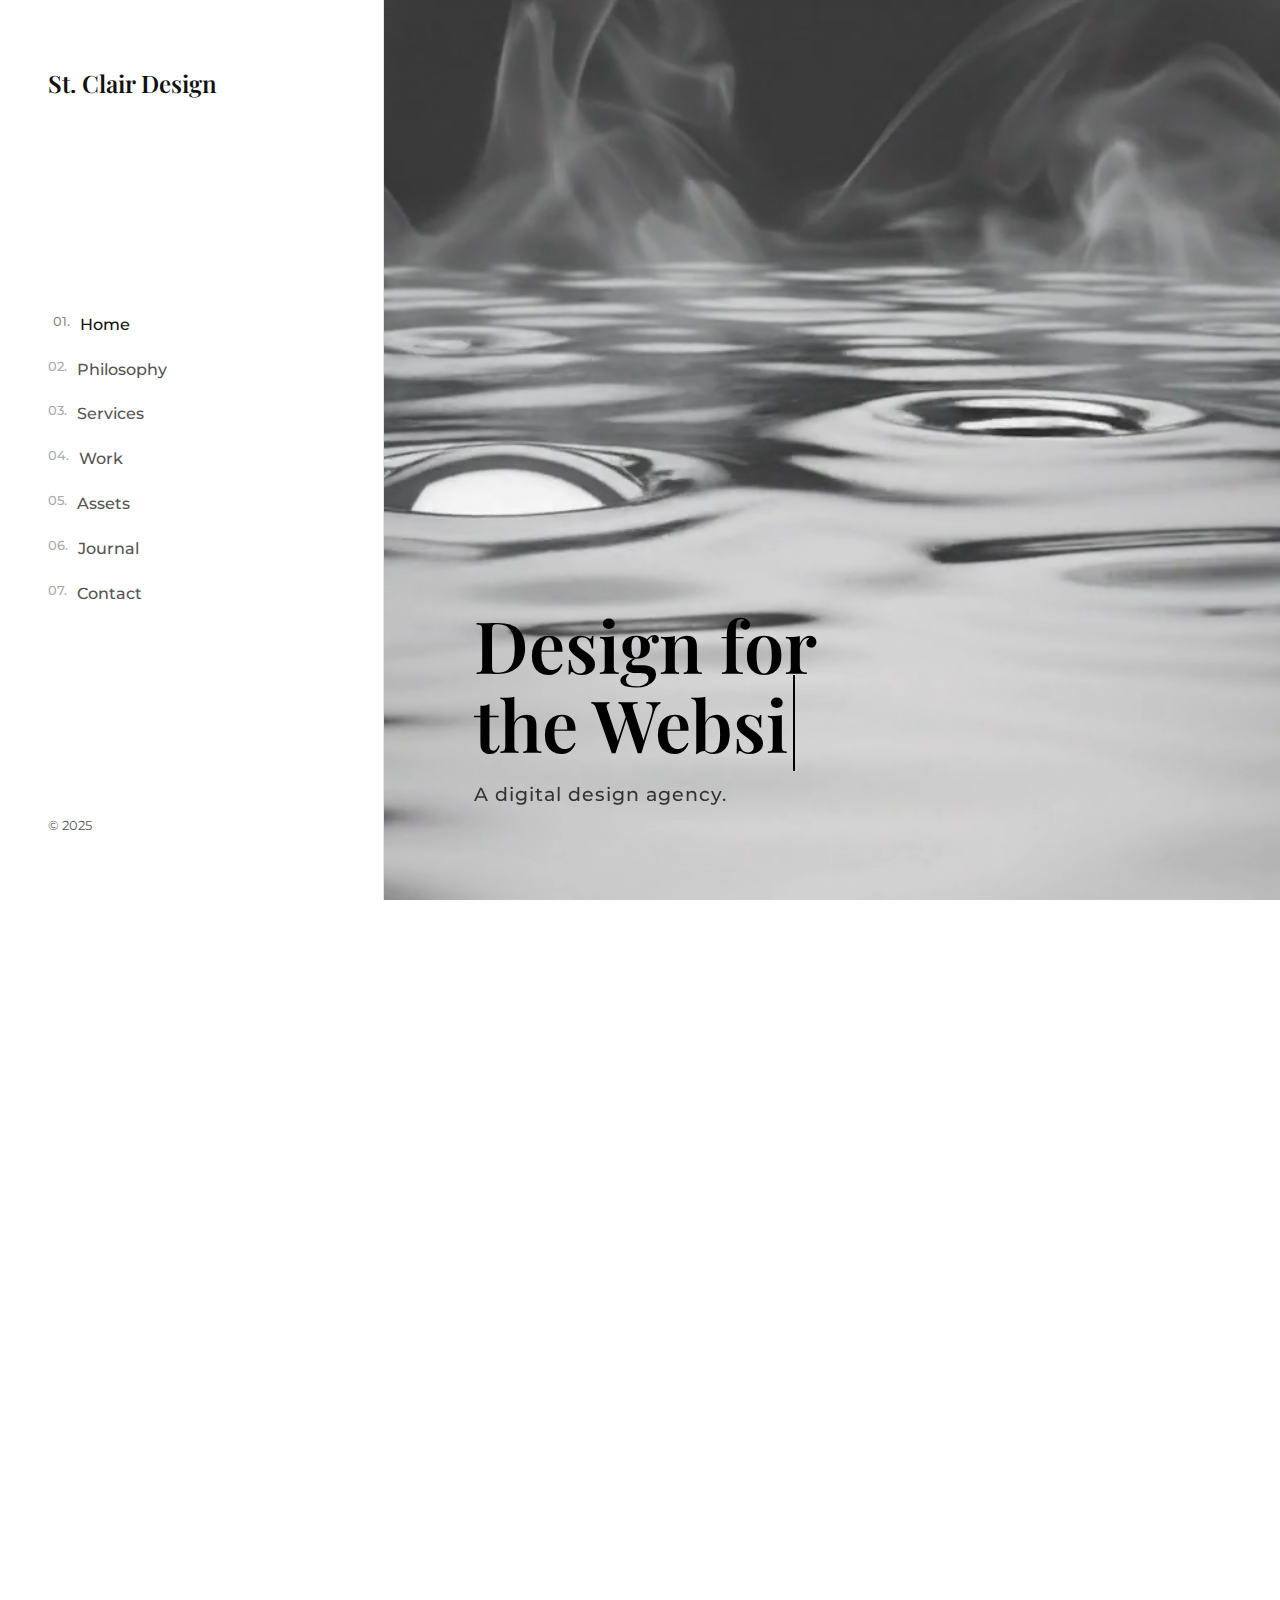
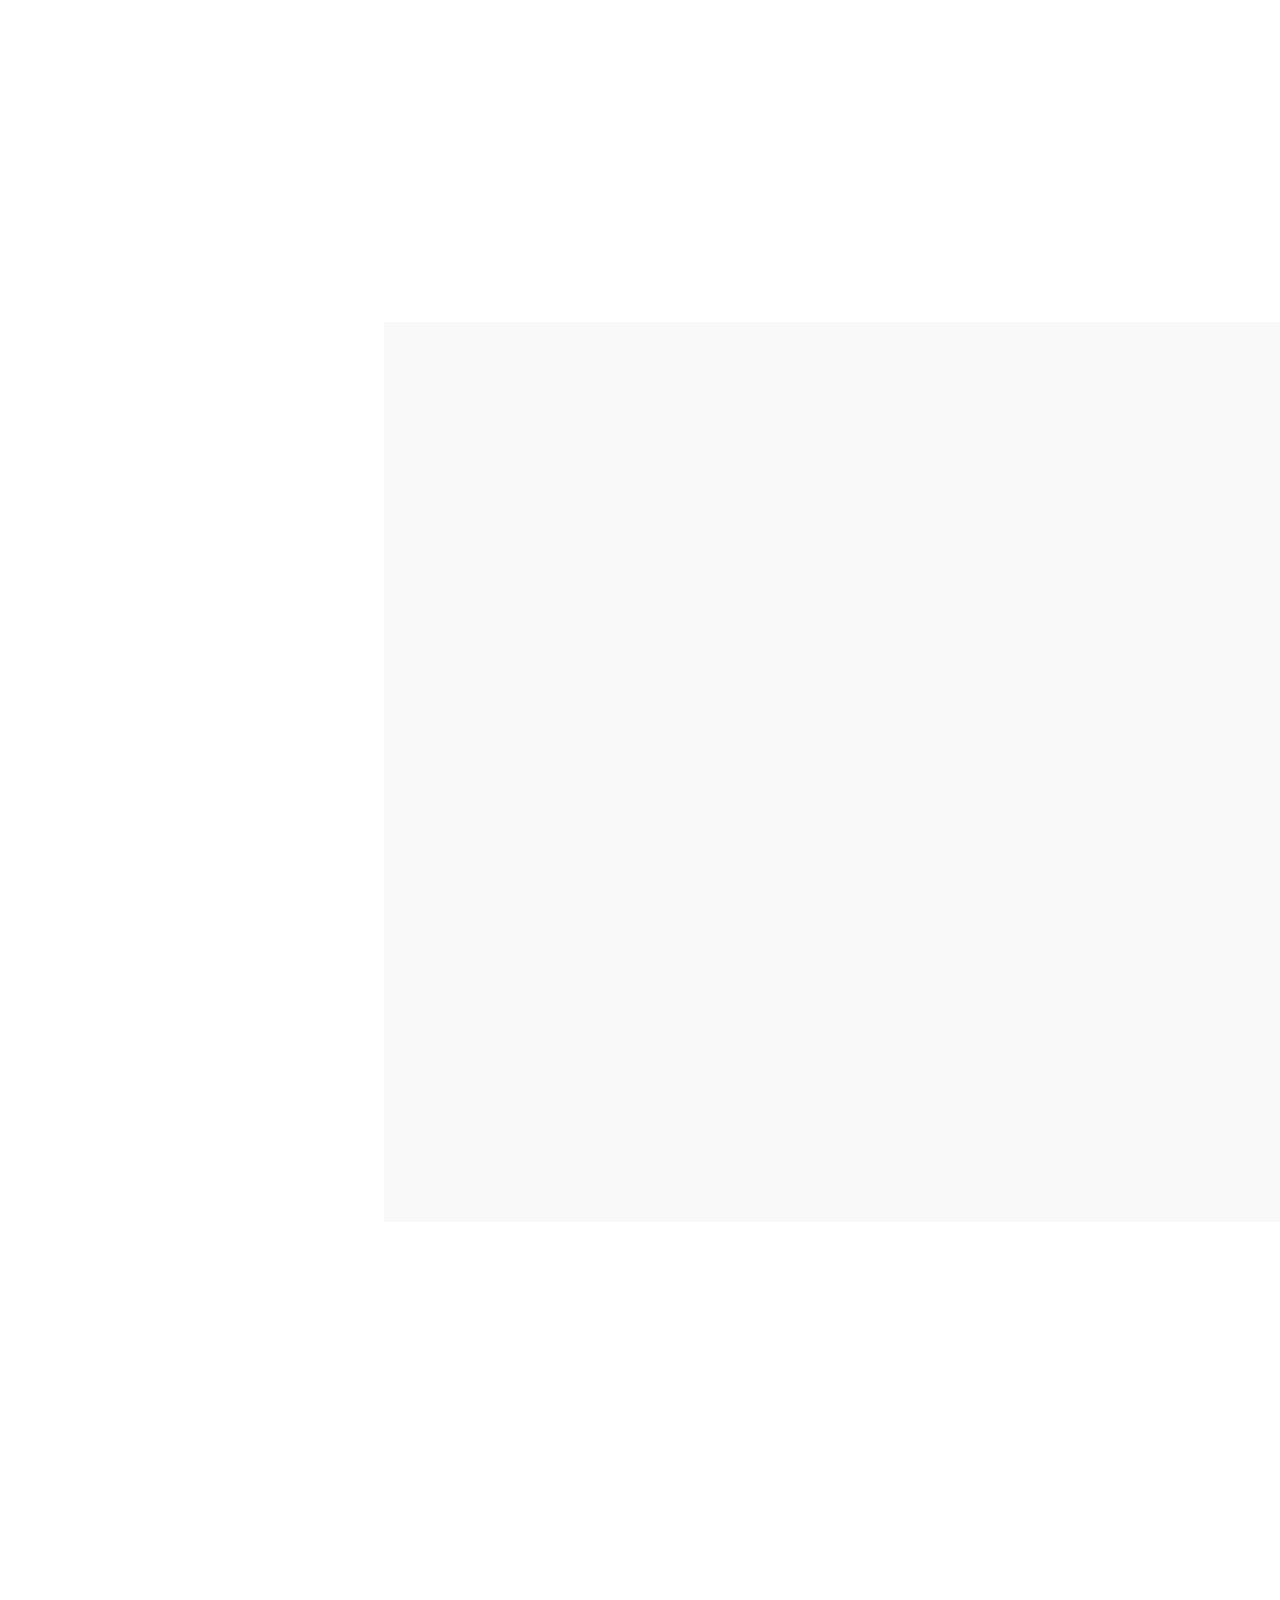
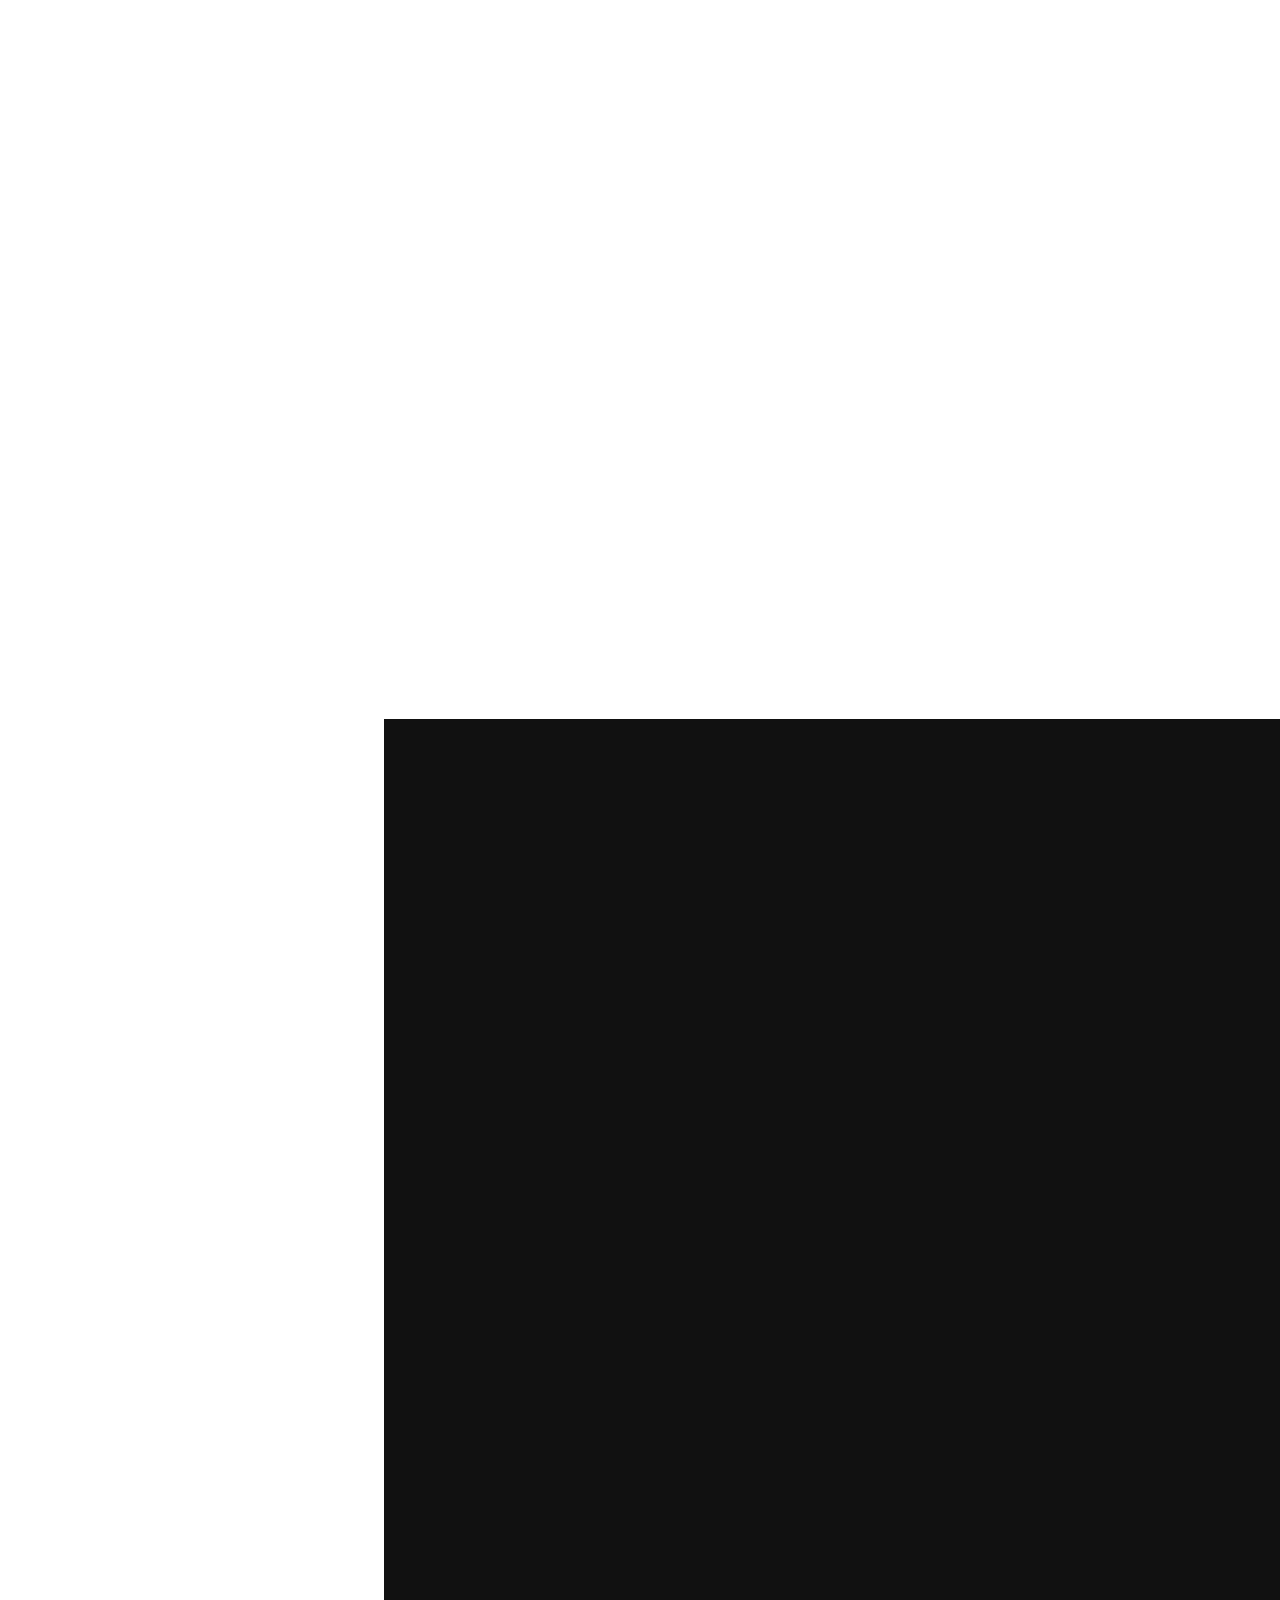
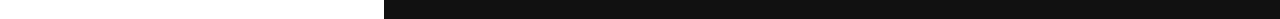
<file: index.html>
<!DOCTYPE html>
<html lang="en">
<head>
    <meta charset="UTF-8">
    <meta name="viewport" content="width=device-width, initial-scale=1.0">
    <title>St. Clair Design Co.</title>
    <link rel="stylesheet" href="css/styles.css">
    <link href="https://fonts.googleapis.com/css2?family=Playfair+Display:wght@400;600&family=Montserrat:wght@300;400;500;600&display=swap" rel="stylesheet">
</head>
<body class="split-layout">

    <aside class="left-pane">
        <div class="brand-area">
            <a href="#home" class="logo">St. Clair Design</a>
        </div>
        <nav class="side-nav">
            <ul>
                <li><a href="#home" class="nav-link active"><span class="num">01.</span> Home</a></li>
                <li><a href="#about" class="nav-link"><span class="num">02.</span> Philosophy</a></li>
                <li><a href="#services" class="nav-link"><span class="num">03.</span> Services</a></li>
                <li><a href="#portfolio" class="nav-link"><span class="num">04.</span> Work</a></li>
                <li><a href="shop.html" class="nav-link external"><span class="num">05.</span> Assets</a></li>
                <li><a href="blog.html" class="nav-link external"><span class="num">06.</span> Journal</a></li>
                <li><a href="#contact" class="nav-link"><span class="num">07.</span> Contact</a></li>
            </ul>
        </nav>
        <div class="sidebar-footer">
            <p>&copy; 2025</p>
        </div>
    </aside>

    <main class="right-pane">
        <section id="home" class="section hero-section">
            <div class="video-wrapper">
                <video autoplay muted loop playsinline poster="images/about-portrait.jpg">
                    <source src="videos/hero-video.mp4" type="video/mp4">
                </video>
                <div class="light-overlay"></div>
                <div class="hero-content fade-up">
                    <h1 class="hero-title">Design for <br> the <span class="typing-text"></span></h1>
                    <p class="hero-subtitle">A digital design agency.</p>
                </div>
            </div>
        </section>

        <section id="about" class="section padding-large bg-white">
            <div class="container fade-up">
                <span class="label">02. Philosophy</span>
                <h2 class="headline">Essentialism in digital form.</h2>
                <p class="body-text">We strip away the unnecessary to reveal the essential. St. Clair Design is built on the belief that clarity is the ultimate sophistication.</p>
                <div class="image-block fade-up">
                    <img src="images/about-portrait.jpg" alt="Studio Space">
                </div>
            </div>
        </section>

        <section id="services" class="section padding-large bg-offwhite">
            <div class="container">
                <span class="label fade-up">03. Capabilities</span>
                <div class="services-grid">
                    <div class="service-card fade-up">
                        <h3>UI/UX Architecture</h3>
                        <p>Systems designed for scalability and human interaction.</p>
                    </div>
                    <div class="service-card fade-up" style="transition-delay: 0.1s;">
                        <h3>Full-Stack Development</h3>
                        <p>Pixel-perfect implementation using modern frameworks.</p>
                    </div>
                    <div class="service-card fade-up" style="transition-delay: 0.2s;">
                        <h3>Brand Strategy</h3>
                        <p>Defining the visual language of future-forward companies.</p>
                    </div>
                </div>
            </div>
        </section>

        <section id="portfolio" class="section padding-large bg-white">
            <div class="container">
                <span class="label fade-up">04. Selected Work</span>
                <div class="portfolio-grid">
                    <a href="https://onxygrey.netlify.app/" target="_blank" class="project-item fade-up">
                        <div class="img-holder">
                            <img src="images/project-1.jpg" alt="ONYX GREY">
                            <div class="hover-state"><span>View Project</span></div>
                        </div>
                        <div class="project-meta">
                            <h3>ONYX GREY</h3>
                            <span>Web Design</span>
                        </div>
                    </a>
                    </div>
            </div>
        </section>

        <section id="contact" class="section padding-large bg-black text-white">
            <div class="container fade-up">
                <span class="label text-grey">07. Contact</span>
                <h2 class="headline text-white">Start the conversation.</h2>
                <form class="minimal-form">
                    <input type="text" placeholder="NAME" required>
                    <input type="email" placeholder="EMAIL" required>
                    <textarea rows="4" placeholder="PROJECT DETAILS" required></textarea>
                    <button type="submit" class="btn-outline white-border">Send Inquiry</button>
                </form>
                <footer class="site-footer" style="margin-top: 4rem; border: none;">
                    <p>&copy; 2025 St. Clair Design.</p>
                </footer>
            </div>
        </section>
    </main>

    <script src="js/main.js"></script>
</body>
</html>
</file>
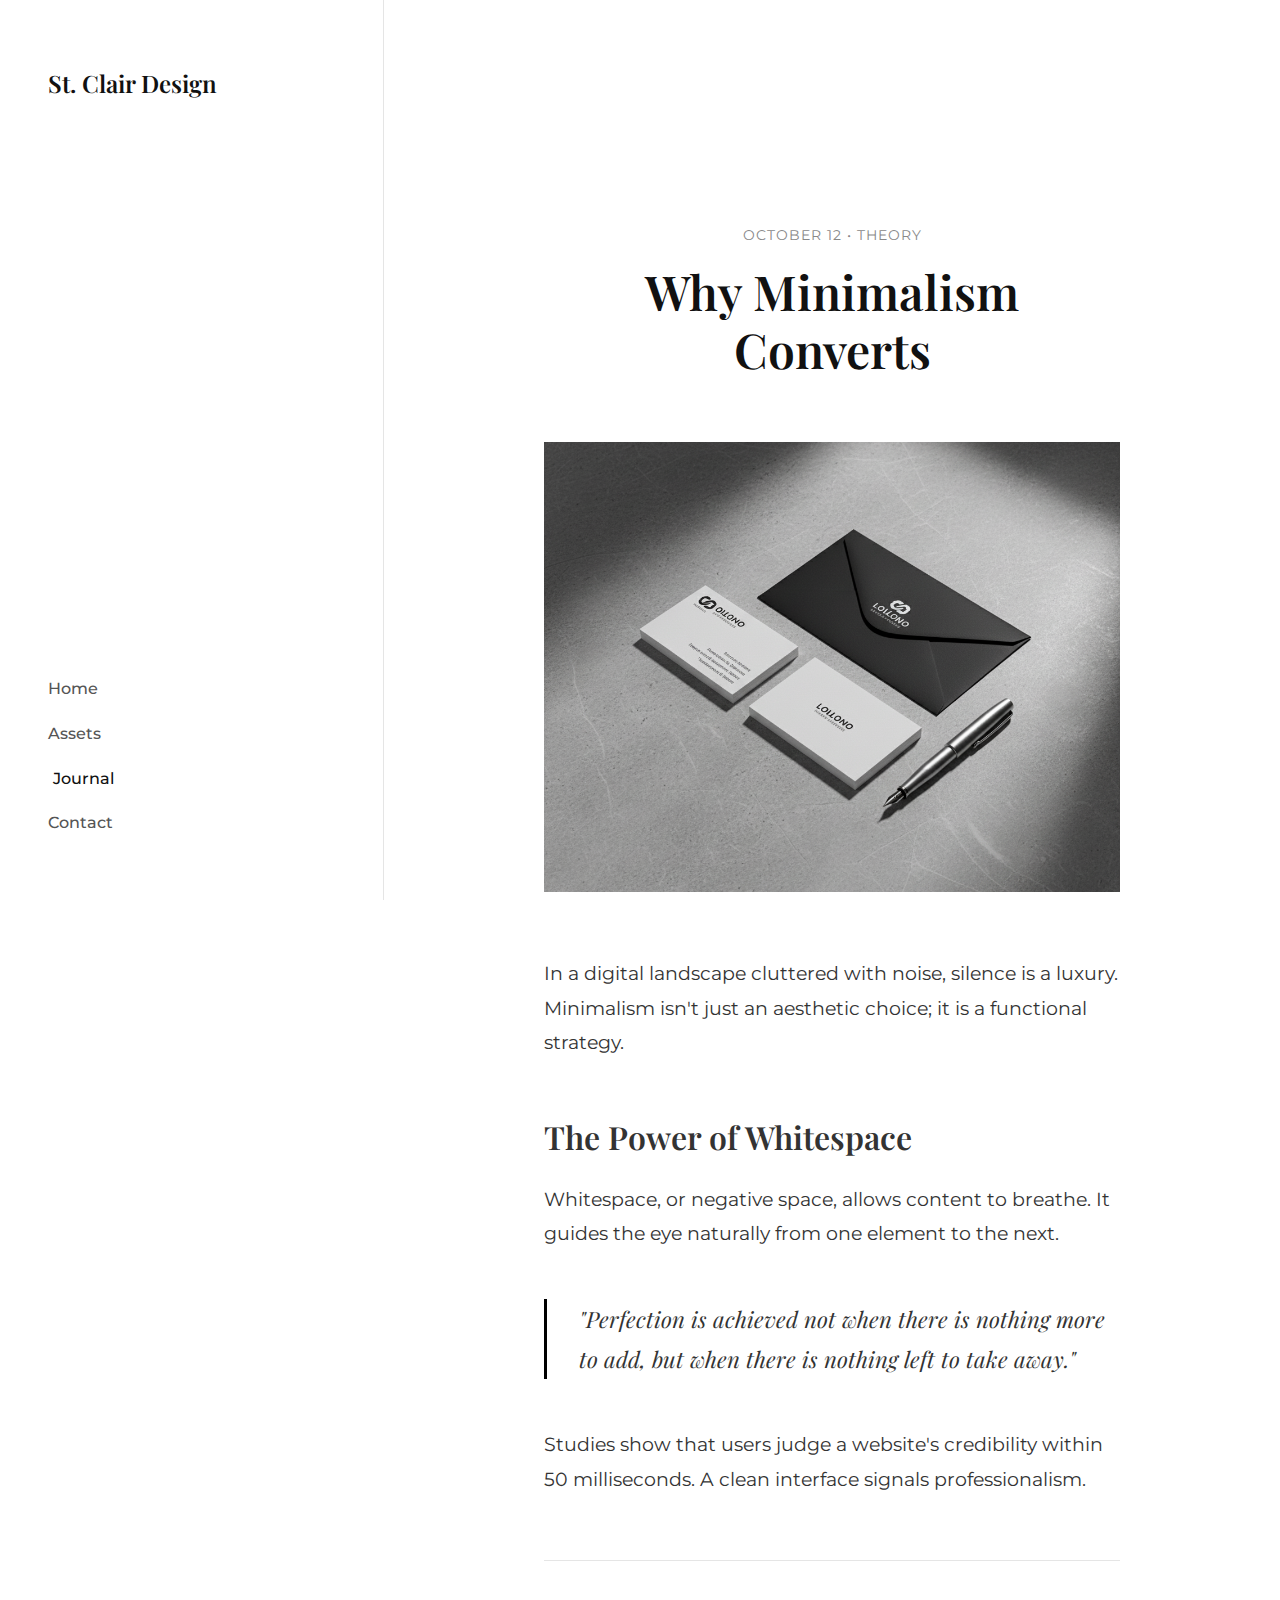
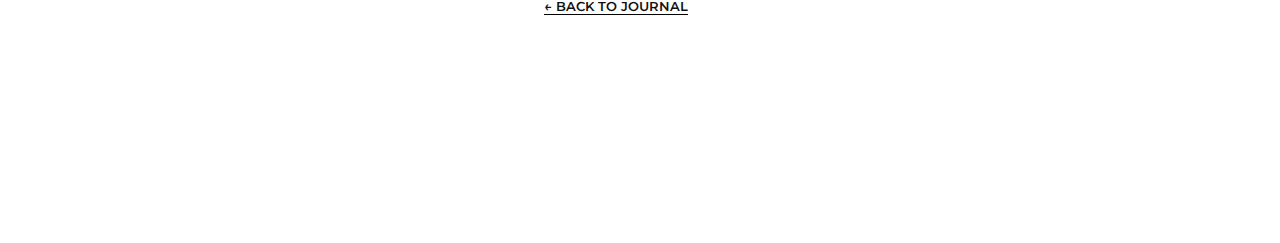
<file: blog-post-1.html>
<!DOCTYPE html>
<html lang="en">
<head>
    <meta charset="UTF-8">
    <meta name="viewport" content="width=device-width, initial-scale=1.0">
    <title>Why Minimalism Converts - St. Clair</title>
    <link rel="stylesheet" href="css/styles.css">
    <link href="https://fonts.googleapis.com/css2?family=Playfair+Display:wght@400;600&family=Montserrat:wght@300;400;500;600&display=swap" rel="stylesheet">
</head>
<body class="split-layout">

    <aside class="left-pane">
        <div class="brand-area"><a href="index.html" class="logo">St. Clair Design</a></div>
        <nav class="side-nav">
            <ul>
                <li><a href="index.html" class="nav-link">Home</a></li>
                <li><a href="shop.html" class="nav-link">Assets</a></li>
                <li><a href="blog.html" class="nav-link active">Journal</a></li>
                <li><a href="index.html#contact" class="nav-link">Contact</a></li>
            </ul>
        </nav>
    </aside>

    <main class="right-pane padding-large">
        <article class="article-container fade-up" style="max-width: 800px; margin: 0 auto;">
            
            <header class="article-header" style="text-align: center; margin-bottom: 4rem;">
                <span class="article-meta" style="display:block; margin-bottom:1rem; color:#888; text-transform:uppercase; letter-spacing:1px; font-size:0.9rem;">October 12 • Theory</span>
                <h1 class="headline" style="margin-top: 1rem;">Why Minimalism Converts</h1>
            </header>

            <img src="images/blog-1.jpg" alt="Architecture" class="article-hero" style="width:100%; height:450px; object-fit:cover; margin-bottom:4rem;">

            <div class="article-body">
                <p>In a digital landscape cluttered with noise, silence is a luxury. Minimalism isn't just an aesthetic choice; it is a functional strategy.</p>
                <h3>The Power of Whitespace</h3>
                <p>Whitespace, or negative space, allows content to breathe. It guides the eye naturally from one element to the next.</p>
                <blockquote>"Perfection is achieved not when there is nothing more to add, but when there is nothing left to take away."</blockquote>
                <p>Studies show that users judge a website's credibility within 50 milliseconds. A clean interface signals professionalism.</p>
            </div>

            <div style="margin-top: 4rem; padding-top: 2rem; border-top: 1px solid #e5e5e5;">
                <a href="blog.html" style="font-weight: 600; border-bottom: 1px solid #000; text-transform: uppercase; font-size: 0.8rem;">&larr; Back to Journal</a>
            </div>
        </article>
    </main>

    <script src="js/main.js"></script>
</body>
</html>
</file>
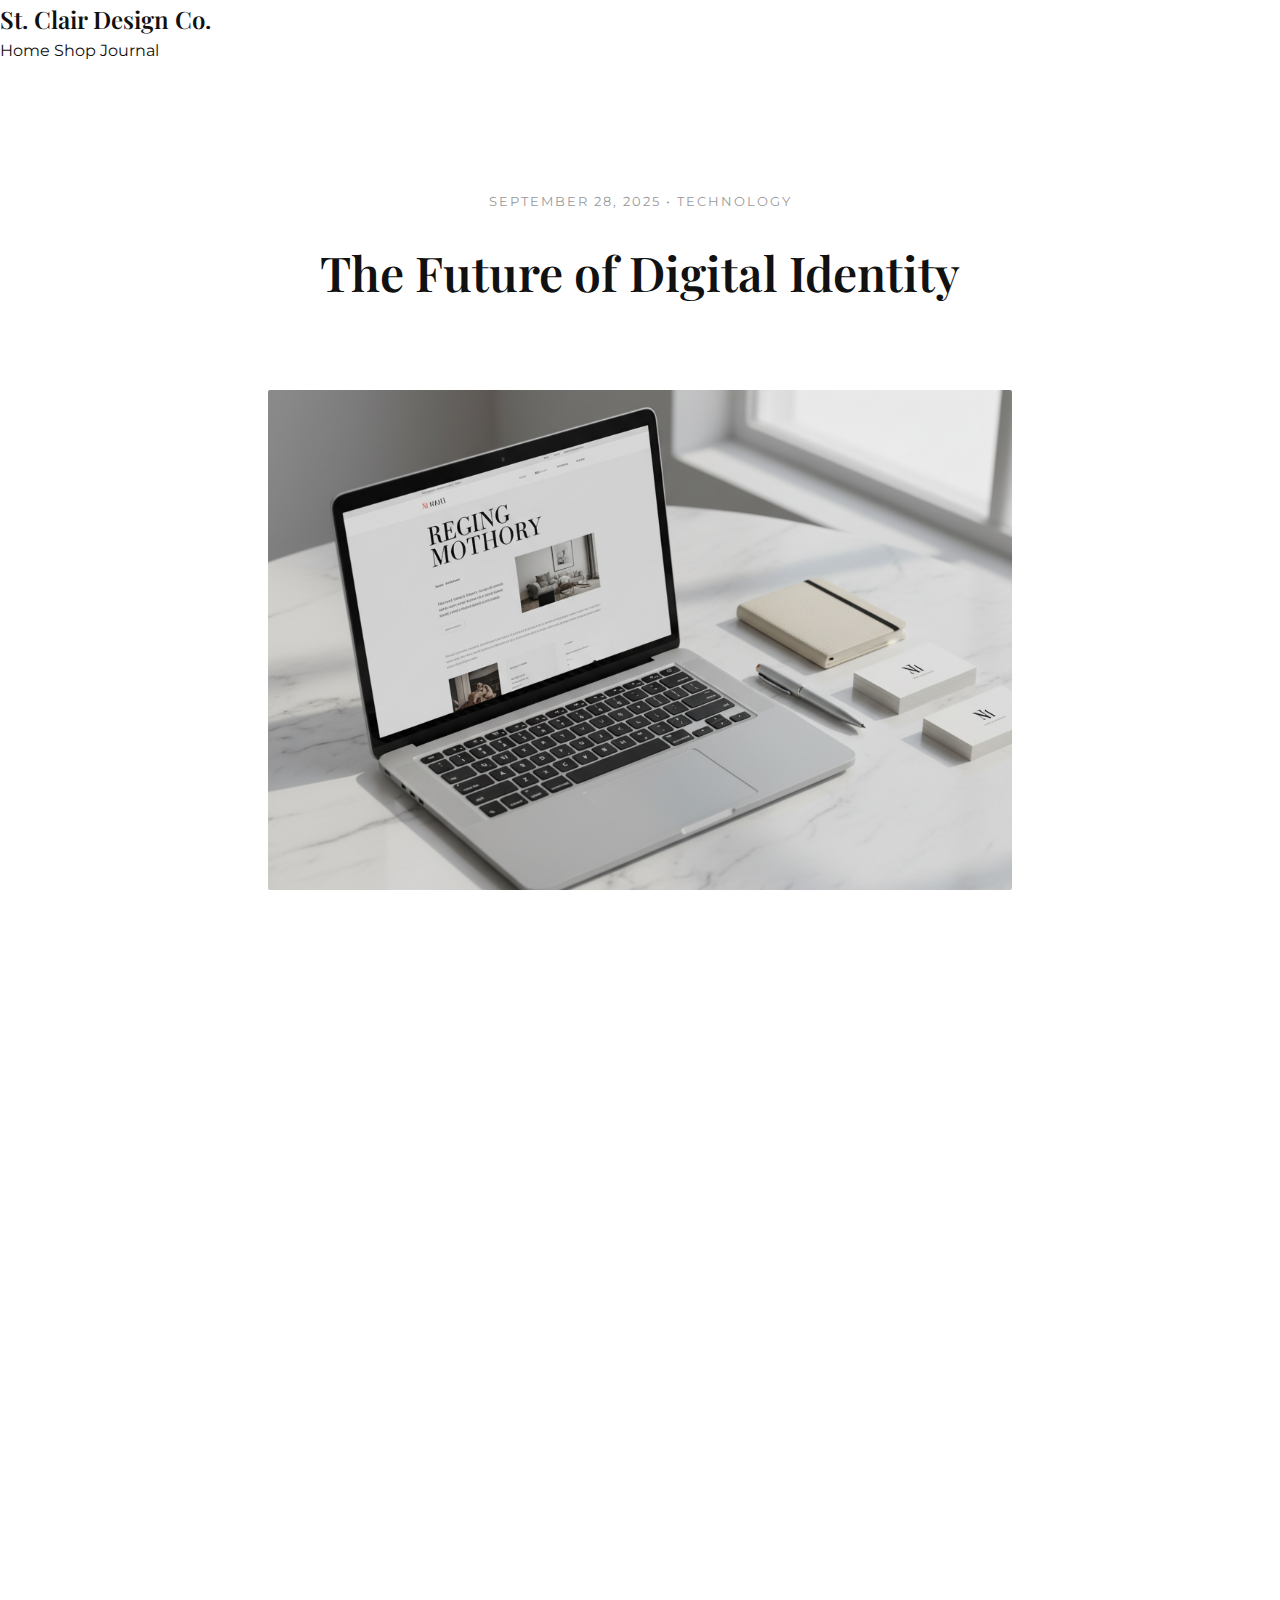
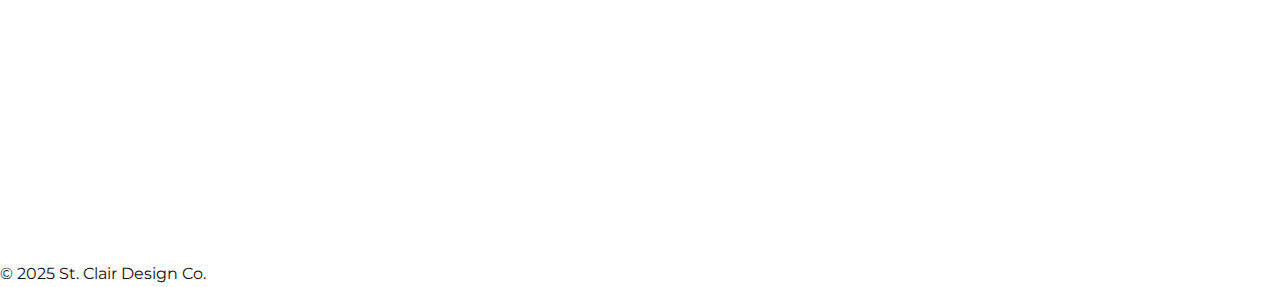
<file: blog-post-2.html>
<!DOCTYPE html>
<html lang="en">
<head>
    <meta charset="UTF-8">
    <meta name="viewport" content="width=device-width, initial-scale=1.0">
    <title>Future of Identity - St. Clair Design</title>
    <link rel="stylesheet" href="css/styles.css">
    <link href="https://fonts.googleapis.com/css2?family=Playfair+Display:wght@400;600&family=Montserrat:wght@300;400;500;600&display=swap" rel="stylesheet">
</head>
<body class="full-width-layout">

    <header class="site-header">
        <div class="logo"><a href="index.html">St. Clair Design Co.</a></div>
        <nav class="top-nav">
            <a href="index.html">Home</a>
            <a href="shop.html">Shop</a>
            <a href="blog.html" class="active">Journal</a>
        </nav>
    </header>

    <main class="padding-large container">
        
        <header class="page-header fade-up" style="text-align: center; margin-bottom: 4rem;">
            <span class="label">September 28, 2025 • Technology</span>
            <h1 class="headline" style="margin-top: 1rem;">The Future of Digital Identity</h1>
        </header>

        <div class="image-block fade-up" style="margin-bottom: 4rem;">
            <img src="images/blog-2.jpg" alt="Abstract Tech">
        </div>

        <article class="body-text fade-up" style="margin: 0 auto; color: #333;">
            <p>In a digital landscape cluttered with noise, silence is a luxury. When a user lands on a web interface, their cognitive load is often already at capacity. Minimalism isn't just an aesthetic choice; it is a functional strategy designed to respect the user's attention.</p>

            <h3 style="font-family: 'Playfair Display', serif; font-size: 2rem; margin-top: 3rem; margin-bottom: 1rem;">The Power of Whitespace</h3>
            <p>Whitespace, or negative space, is the active ingredient in clarity. It is not "empty"; it is a powerful tool that guides the eye naturally from one element to the next, creating a hierarchy that feels intuitive rather than forced. By removing the non-essential, we amplify the signal of what truly matters.</p>
            
            <blockquote style="border-left: 2px solid #000; padding-left: 2rem; margin: 3rem 0; font-style: italic; font-size: 1.5rem; font-family: 'Playfair Display';">
                "Perfection is achieved not when there is nothing more to add, but when there is nothing left to take away."
            </blockquote>

            <p>Studies in cognitive psychology suggest that simple, low-complexity visual environments are processed faster by the brain. This fluency creates a sense of trust. If a brand is confident enough to speak quietly, the user leans in to listen.</p>

            <div style="margin-top: 4rem; padding-top: 2rem; border-top: 1px solid #e5e5e5;">
                <a href="blog.html" style="font-weight: 600; border-bottom: 1px solid #000; text-transform: uppercase; font-size: 0.8rem; letter-spacing: 1px;">&larr; Back to Journal</a>
            </div>
        </article>

    </main>

    <footer class="site-footer">
        <p>&copy; 2025 St. Clair Design Co.</p>
    </footer>

    <script src="js/main.js"></script>
</body>
</html>
</file>
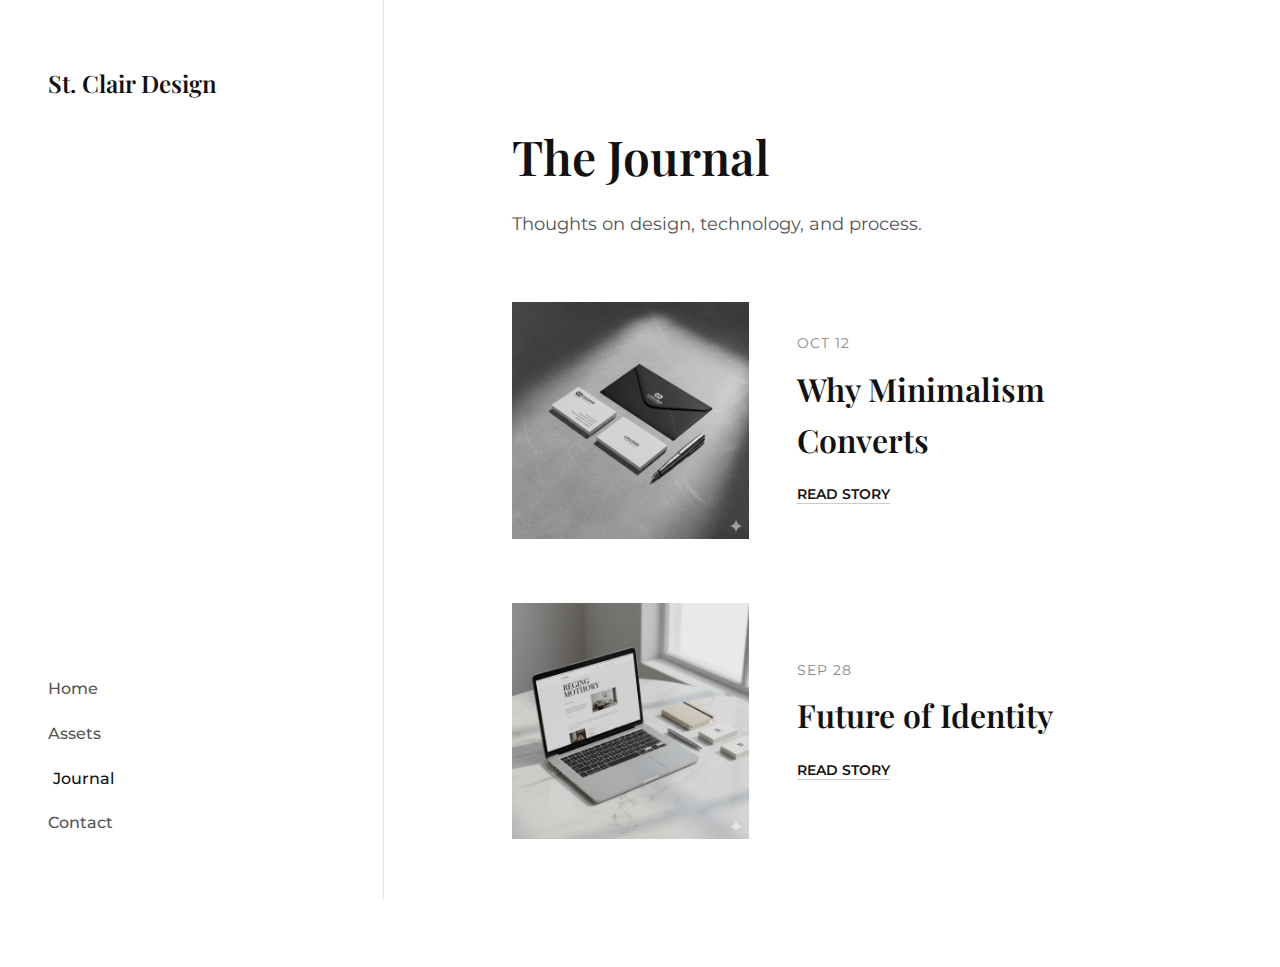
<file: blog.html>
<!DOCTYPE html>
<html lang="en">
<head>
    <meta charset="UTF-8">
    <meta name="viewport" content="width=device-width, initial-scale=1.0">
    <title>Journal - St. Clair Design</title>
    <link rel="stylesheet" href="css/styles.css">
    <link href="https://fonts.googleapis.com/css2?family=Playfair+Display:wght@400;600&family=Montserrat:wght@300;400;500;600&display=swap" rel="stylesheet">
</head>
<body class="split-layout">

    <aside class="left-pane">
        <div class="brand-area"><a href="index.html" class="logo">St. Clair Design</a></div>
        <nav class="side-nav">
            <ul>
                <li><a href="index.html" class="nav-link">Home</a></li>
                <li><a href="shop.html" class="nav-link">Assets</a></li>
                <li><a href="blog.html" class="nav-link active">Journal</a></li>
                <li><a href="index.html#contact" class="nav-link">Contact</a></li>
            </ul>
        </nav>
    </aside>

    <main class="right-pane padding-large">
        <div class="container">
            <header class="fade-up" style="margin-bottom: 4rem;">
                <h1 class="headline">The Journal</h1>
                <p class="body-text">Thoughts on design, technology, and process.</p>
            </header>

            <div class="blog-list">
                <article class="blog-post fade-up">
                    <div class="blog-img">
                        <img src="images/blog-1.jpg" alt="Architecture">
                    </div>
                    <div class="blog-text">
                        <span class="date" style="display:block; margin-bottom:0.5rem; color:#888; font-size:0.85rem; letter-spacing:1px; text-transform:uppercase;">Oct 12</span>
                        <h2 style="font-size:2rem; margin-bottom:1rem;">Why Minimalism Converts</h2>
                        <a href="blog-post-1.html" class="read-more" style="font-weight:600; border-bottom:1px solid #ccc;">Read Story</a>
                    </div>
                </article>
                
                <article class="blog-post fade-up">
                    <div class="blog-img">
                        <img src="images/blog-2.jpg" alt="Future">
                    </div>
                    <div class="blog-text">
                        <span class="date" style="display:block; margin-bottom:0.5rem; color:#888; font-size:0.85rem; letter-spacing:1px; text-transform:uppercase;">Sep 28</span>
                        <h2 style="font-size:2rem; margin-bottom:1rem;">Future of Identity</h2>
                        <a href="blog-post-2.html" class="read-more" style="font-weight:600; border-bottom:1px solid #ccc;">Read Story</a>
                    </div>
                </article>
            </div>
        </div>
    </main>

    <script src="js/main.js"></script>
</body>
</html>
</file>
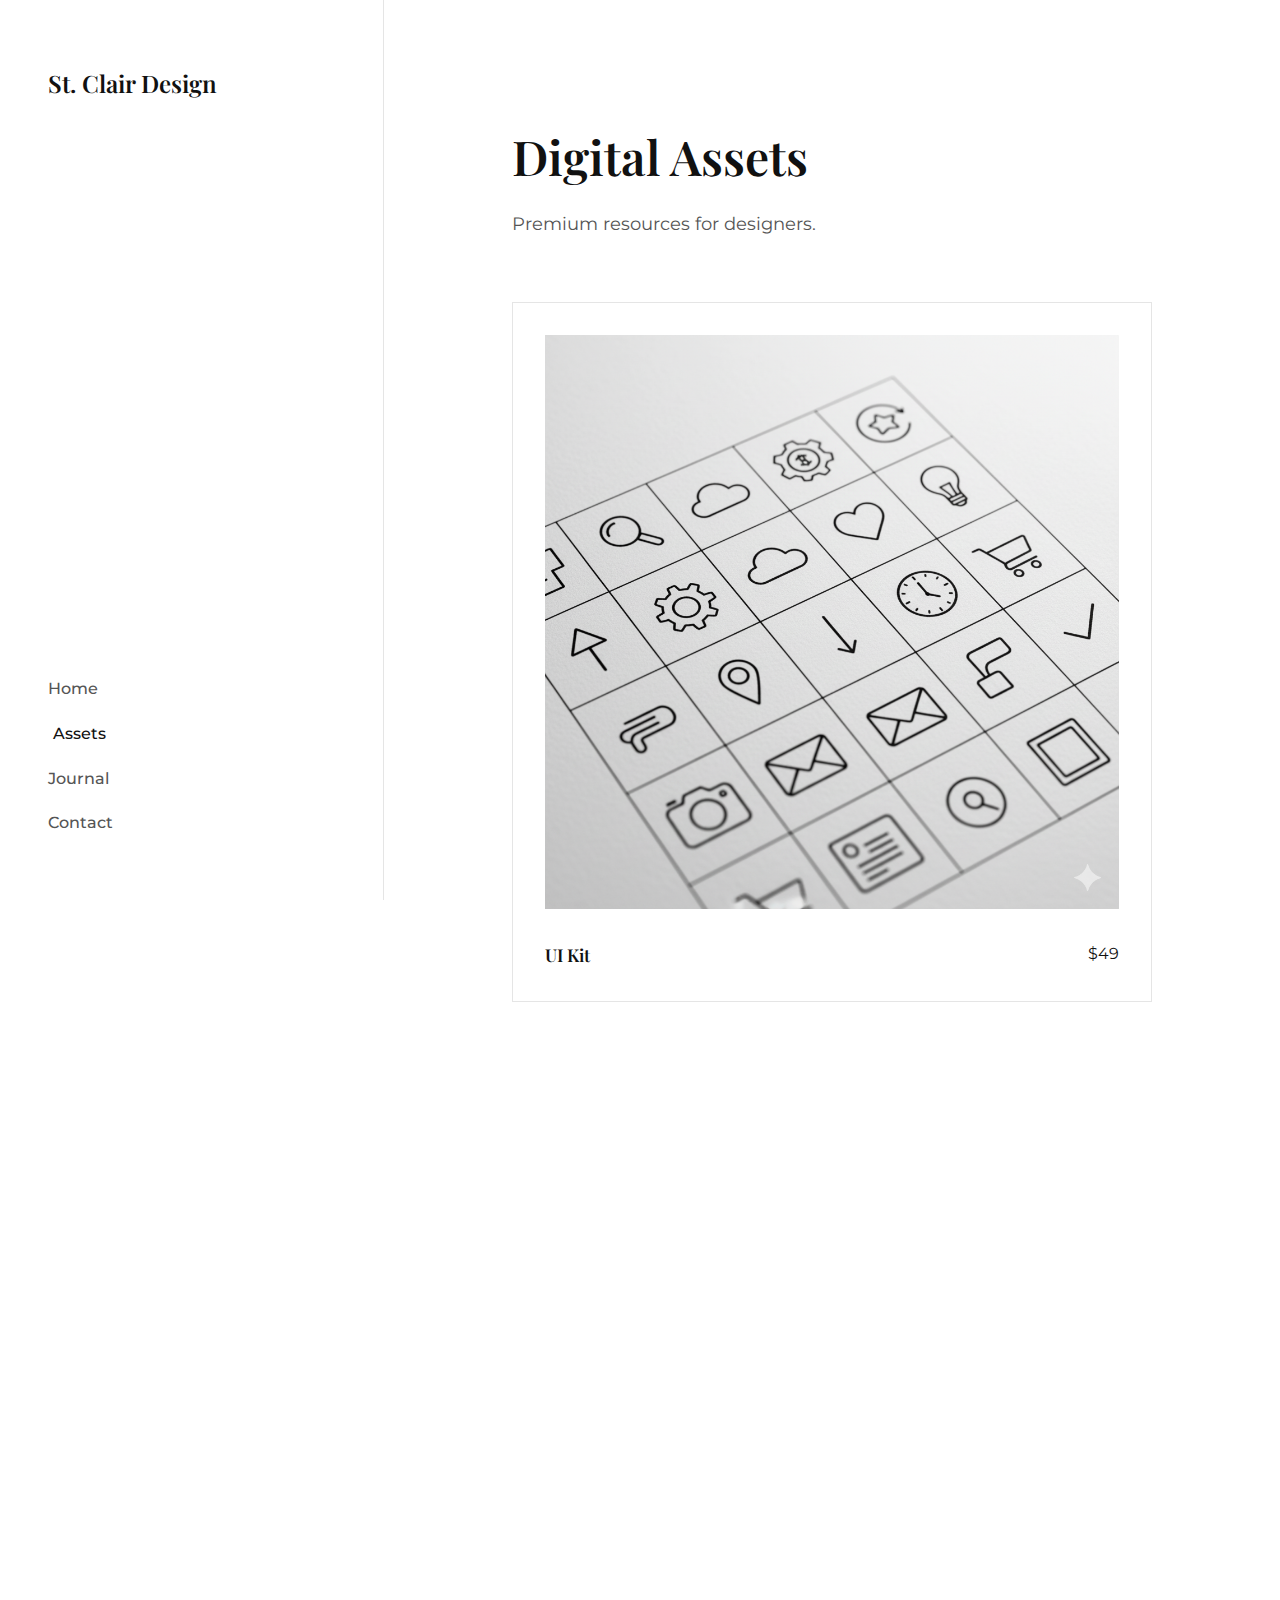
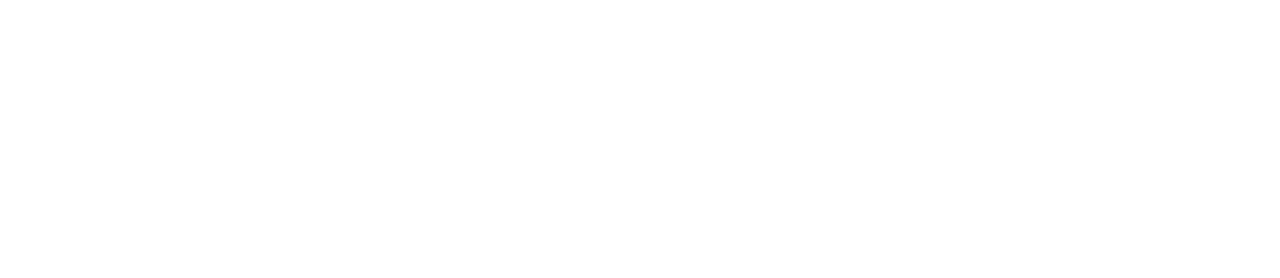
<file: shop.html>
<!DOCTYPE html>
<html lang="en">
<head>
    <meta charset="UTF-8">
    <meta name="viewport" content="width=device-width, initial-scale=1.0">
    <title>Assets - St. Clair Design</title>
    <link rel="stylesheet" href="css/styles.css">
    <link href="https://fonts.googleapis.com/css2?family=Playfair+Display:wght@400;600&family=Montserrat:wght@300;400;500;600&display=swap" rel="stylesheet">
</head>
<body class="split-layout">

    <aside class="left-pane">
        <div class="brand-area"><a href="index.html" class="logo">St. Clair Design</a></div>
        <nav class="side-nav">
            <ul>
                <li><a href="index.html" class="nav-link">Home</a></li>
                <li><a href="shop.html" class="nav-link active">Assets</a></li>
                <li><a href="blog.html" class="nav-link">Journal</a></li>
                <li><a href="index.html#contact" class="nav-link">Contact</a></li>
            </ul>
        </nav>
    </aside>

    <main class="right-pane padding-large">
        <div class="container">
            <header class="fade-up" style="margin-bottom: 4rem;">
                <h1 class="headline">Digital Assets</h1>
                <p class="body-text">Premium resources for designers.</p>
            </header>

            <div class="shop-grid">
                <div class="product-card fade-up">
                    <div class="img-holder">
                        <img src="images/product-1.jpg" alt="UI Kit">
                    </div>
                    <div style="padding-top: 1rem; display: flex; justify-content: space-between;">
                        <h3 style="font-size: 1.1rem;">UI Kit</h3>
                        <span>$49</span>
                    </div>
                </div>
                <div class="product-card fade-up" style="transition-delay: 0.1s;">
                    <div class="img-holder">
                        <img src="images/product-2.jpg" alt="Icons">
                    </div>
                    <div style="padding-top: 1rem; display: flex; justify-content: space-between;">
                        <h3 style="font-size: 1.1rem;">Icons</h3>
                        <span>$19</span>
                    </div>
                </div>
            </div>
        </div>
    </main>

    <script src="js/main.js"></script>
</body>
</html>
</file>
<file: css/styles.css>
/* === 1. VARIABLES (LIGHT THEME - NUDE) === */
:root {
    --bg-white: #ffffff;
    --bg-offwhite: #f9f9f9;
    --bg-black: #111111;
    --text-main: #111111;
    --text-light: #555555;
    --text-white: #ffffff;
    --border: #e5e5e5;
    --left-pane-width: 30%;
}

* { margin: 0; padding: 0; box-sizing: border-box; }
html { scroll-behavior: smooth; }

body {
    font-family: 'Montserrat', sans-serif;
    color: var(--text-main);
    line-height: 1.6;
    background-color: var(--bg-white);
    -webkit-font-smoothing: antialiased;
}

h1, h2, h3 { font-family: 'Playfair Display', serif; font-weight: 600; }
a { text-decoration: none; color: inherit; transition: 0.3s; }
img, video { width: 100%; display: block; object-fit: cover; }
ul { list-style: none; }

/* === 2. SPLIT LAYOUT ENGINE (DESKTOP) === */
.split-layout { 
    display: flex; 
    min-height: 100vh; 
    overflow-x: hidden; 
}

.left-pane {
    width: var(--left-pane-width);
    height: 100vh;
    position: fixed;
    left: 0;
    top: 0;
    background: var(--bg-white);
    border-right: 1px solid var(--border);
    padding: 4rem 3rem;
    display: flex;
    flex-direction: column;
    justify-content: space-between;
    z-index: 100;
}

.right-pane {
    width: calc(100% - var(--left-pane-width));
    margin-left: var(--left-pane-width);
    background: var(--bg-white);
    min-height: 100vh;
}

/* === 3. NAVIGATION (SIDEBAR) === */
.logo { font-family: 'Playfair Display', serif; font-size: 1.5rem; font-weight: 600; }

.side-nav ul { display: flex; flex-direction: column; gap: 1.2rem; }
.nav-link { 
    font-size: 1rem; color: var(--text-light); display: flex; gap: 10px; font-weight: 500;
}
.nav-link .num { font-size: 0.8rem; opacity: 0.5; font-family: 'Montserrat', sans-serif; }
.nav-link:hover, .nav-link.active { color: var(--text-main); transform: translateX(5px); }

.sidebar-footer { font-size: 0.8rem; color: var(--text-light); }
.socials { display: flex; gap: 1rem; margin-bottom: 1rem; font-weight: 600; font-size: 0.8rem; }

/* === 4. SECTIONS & CONTENT === */
.section { min-height: 100vh; position: relative; }
.padding-large { padding: 8rem 10%; display: flex; flex-direction: column; justify-content: center; }
.container { width: 100%; max-width: 1000px; margin: 0 auto; }

.bg-white { background: var(--bg-white); }
.bg-offwhite { background: var(--bg-offwhite); }
.bg-black { background: var(--bg-black); color: var(--text-white); }
.text-white { color: var(--text-white); }
.text-grey { color: #888; }

/* Hero */
.hero-section { height: 100vh; padding: 0; overflow: hidden; position: relative; }
.video-wrapper { width: 100%; height: 100%; position: absolute; top: 0; left: 0; }
.video-wrapper video { height: 100%; width: 100%; object-fit: cover; }
.light-overlay { position: absolute; top: 0; left: 0; width: 100%; height: 100%; background: rgba(255,255,255,0.1); }
.hero-content {
    position: absolute; bottom: 10%; left: 10%; z-index: 2; color: #000;
}
.hero-title { font-size: 4.5rem; line-height: 1.1; margin-bottom: 1rem; }
.hero-subtitle { font-size: 1.2rem; color: #333; font-weight: 500; letter-spacing: 1px; }
.typing-text { border-right: 2px solid #000; padding-right: 5px; }

/* Typography & Elements */
.label { display: block; font-size: 0.8rem; text-transform: uppercase; letter-spacing: 2px; color: #999; margin-bottom: 2rem; }
.headline { font-size: 3rem; line-height: 1.2; margin-bottom: 1.5rem; }
.body-text { font-size: 1.1rem; color: #555; max-width: 600px; margin-bottom: 3rem; }
.image-block img { width: 100%; height: 500px; object-fit: cover; border-radius: 2px; }

/* Grids */
.services-grid, .portfolio-grid, .shop-grid { 
    display: grid; 
    grid-template-columns: repeat(auto-fit, minmax(300px, 1fr)); 
    gap: 3rem; 
}

.service-card, .product-card { padding: 2rem; border: 1px solid var(--border); background: #fff; transition: 0.3s; }
.service-card:hover, .product-card:hover { transform: translateY(-5px); box-shadow: 0 10px 30px rgba(0,0,0,0.05); }
.service-card h3 { font-size: 1.4rem; margin-bottom: 0.5rem; }

/* Portfolio Cards */
.project-item { display: block; cursor: pointer; position: relative; }
.img-holder { position: relative; overflow: hidden; margin-bottom: 1rem; }
.img-holder img { transition: 0.5s; }
.project-item:hover img { transform: scale(1.05); }
.hover-state {
    position: absolute; top: 0; left: 0; width: 100%; height: 100%;
    background: rgba(0,0,0,0.1); display: flex; align-items: center; justify-content: center;
    opacity: 0; transition: 0.3s;
}
.project-item:hover .hover-state { opacity: 1; }
.hover-state span { background: #fff; padding: 0.8rem 1.5rem; color: #000; text-transform: uppercase; font-size: 0.8rem; font-weight: 600; }

/* Blog List */
.blog-list { display: flex; flex-direction: column; gap: 4rem; max-width: 800px; margin: 0 auto; }
.blog-post { display: grid; grid-template-columns: 1fr 1.5fr; gap: 3rem; align-items: center; }
.blog-text .date { display: block; font-size: 0.85rem; color: #888; margin-bottom: 0.5rem; text-transform: uppercase; letter-spacing: 1px; }
.blog-text h2 { font-size: 2rem; margin-bottom: 1rem; }
.read-more { font-weight: 600; border-bottom: 1px solid #ccc; font-size: 0.9rem; text-transform: uppercase; }

/* Article Reader (Single Post) */
.article-container { max-width: 800px; margin: 0 auto; padding: 6rem 5%; }
.article-header { text-align: center; margin-bottom: 4rem; }
.article-meta { color: #888; text-transform: uppercase; letter-spacing: 1px; font-size: 0.9rem; display: block; margin-bottom: 1rem; }
.article-title { font-size: 3.5rem; margin-top: 1rem; line-height: 1.2; }
.article-hero { width: 100%; height: 450px; object-fit: cover; margin-bottom: 4rem; }
.article-body { font-size: 1.2rem; line-height: 1.8; color: #333; }
.article-body p { margin-bottom: 2rem; }
.article-body h3 { font-family: 'Playfair Display', serif; font-size: 2rem; margin-top: 3rem; margin-bottom: 1rem; }
.article-body blockquote { border-left: 3px solid #000; padding-left: 2rem; margin: 3rem 0; font-style: italic; font-size: 1.4rem; font-family: 'Playfair Display'; }

/* Form */
.minimal-form { max-width: 600px; display: flex; flex-direction: column; gap: 1.5rem; width: 100%; }
.minimal-form input, .minimal-form textarea {
    background: transparent; border: none; border-bottom: 1px solid #555;
    padding: 1rem 0; color: #fff; font-family: 'Montserrat', sans-serif; font-size: 1rem;
}
.minimal-form input:focus { border-color: #fff; outline: none; }
.btn-outline.white-border { 
    align-self: flex-start; padding: 1rem 3rem; background: transparent; 
    border: 1px solid #fff; color: #fff; text-transform: uppercase; cursor: pointer; transition: 0.3s;
}
.btn-outline:hover { background: #fff; color: #000; }

/* Animation */
.fade-up { opacity: 0; transform: translateY(30px); transition: all 0.8s ease-out; }
.fade-up.visible { opacity: 1; transform: translateY(0); }


/* ========================================= */
/* === MOBILE REPAIRS (THE STACK) === */
/* ========================================= */
@media (max-width: 1024px) {
    /* 1. Switch Flex to Column */
    .split-layout { flex-direction: column; }
    
    /* 2. Sidebar becomes Top Bar */
    .left-pane { 
        width: 100%; 
        height: auto; 
        position: relative; 
        padding: 1.5rem; 
        border-right: none; 
        border-bottom: 1px solid var(--border);
        z-index: 200;
    }
    
    /* 3. Horizontal Scroll Menu */
    .side-nav ul { 
        flex-direction: row; 
        overflow-x: auto; 
        padding-bottom: 0.5rem; 
        gap: 2rem;
        -webkit-overflow-scrolling: touch;
        white-space: nowrap;
    }
    .nav-link { font-size: 0.9rem; }
    .sidebar-footer { display: none; } /* Hide footer on mobile */

    /* 4. Content Adjustments */
    .right-pane { width: 100%; margin-left: 0; min-height: auto; }
    .hero-section { height: 80vh; } /* Shorter hero */
    .hero-title { font-size: 3rem; }
    .padding-large { padding: 5rem 1.5rem; }
    
    /* 5. Stack Grids */
    .services-grid, .portfolio-grid, .shop-grid, .blog-post { 
        grid-template-columns: 1fr; 
        gap: 2.5rem;
    }
    
    /* 6. Article Specifics */
    .article-title { font-size: 2.5rem; }
    .article-hero { height: 250px; }
}
</file>
